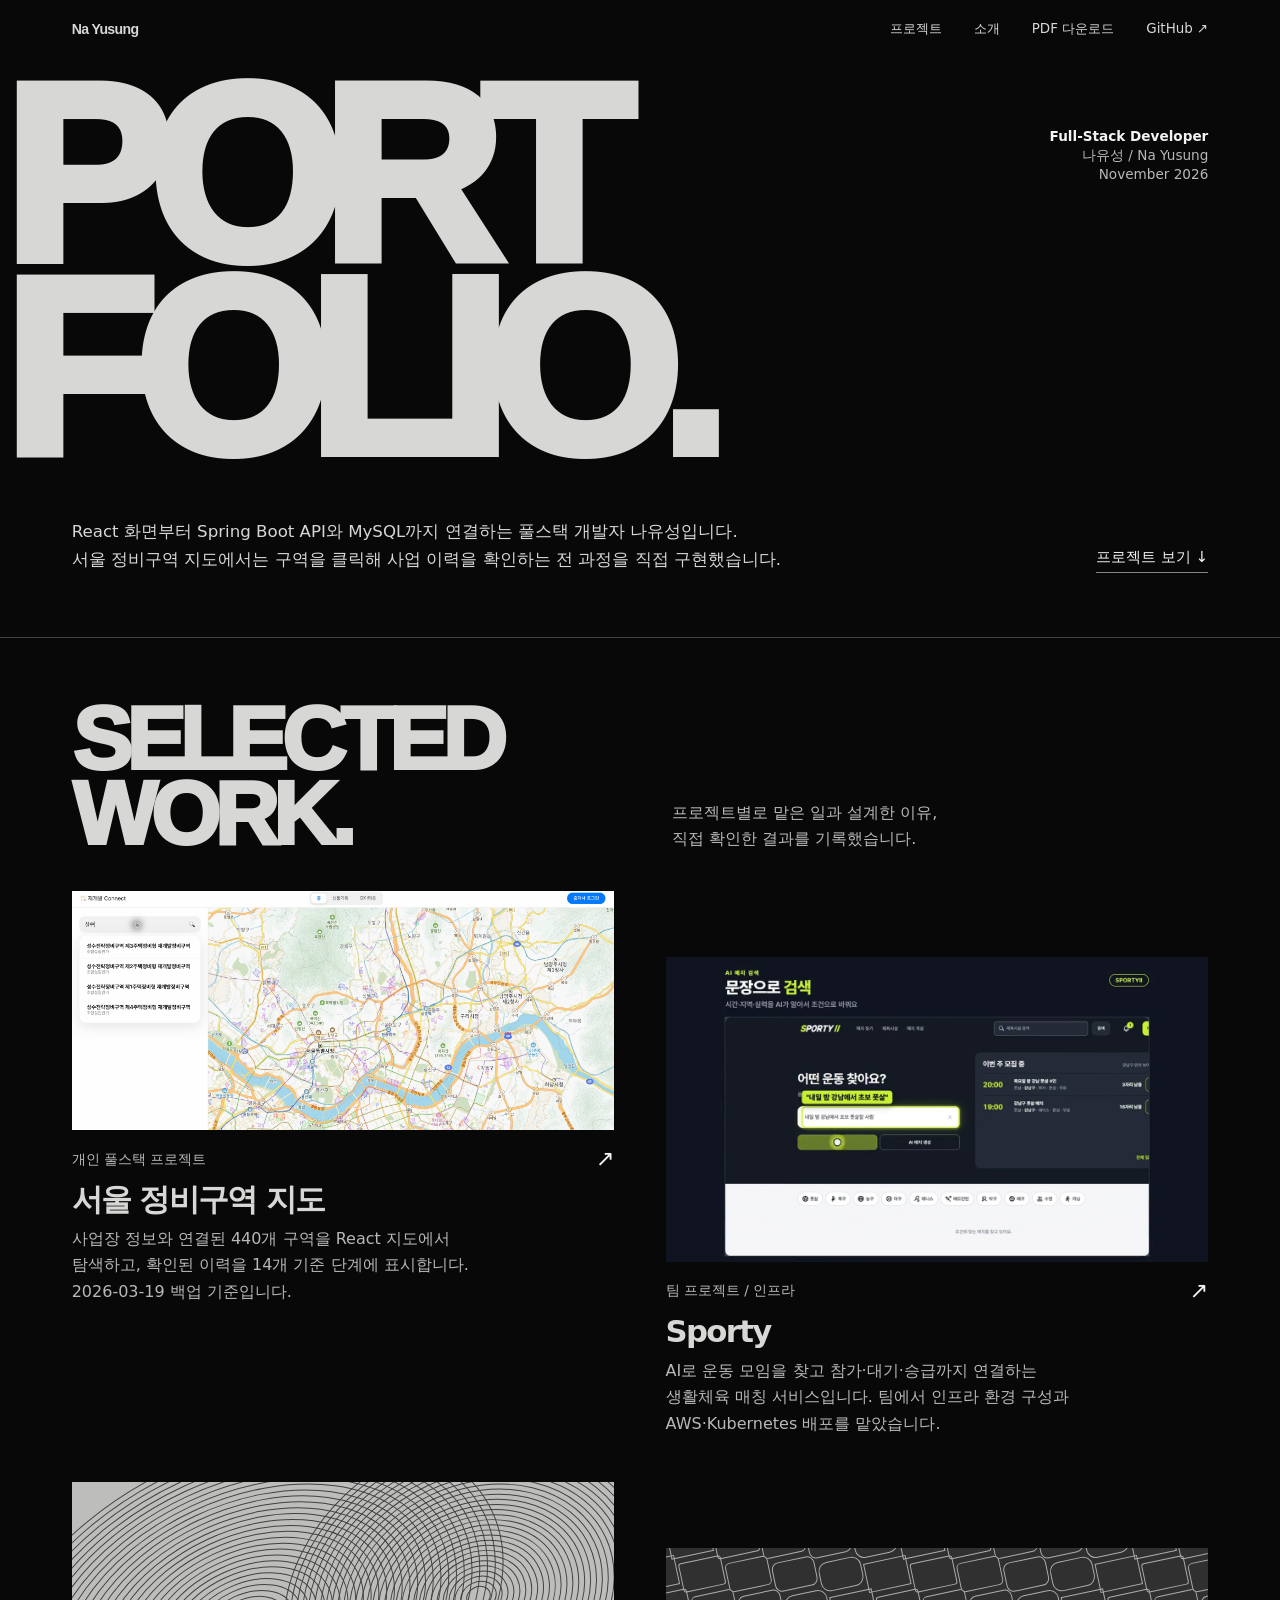
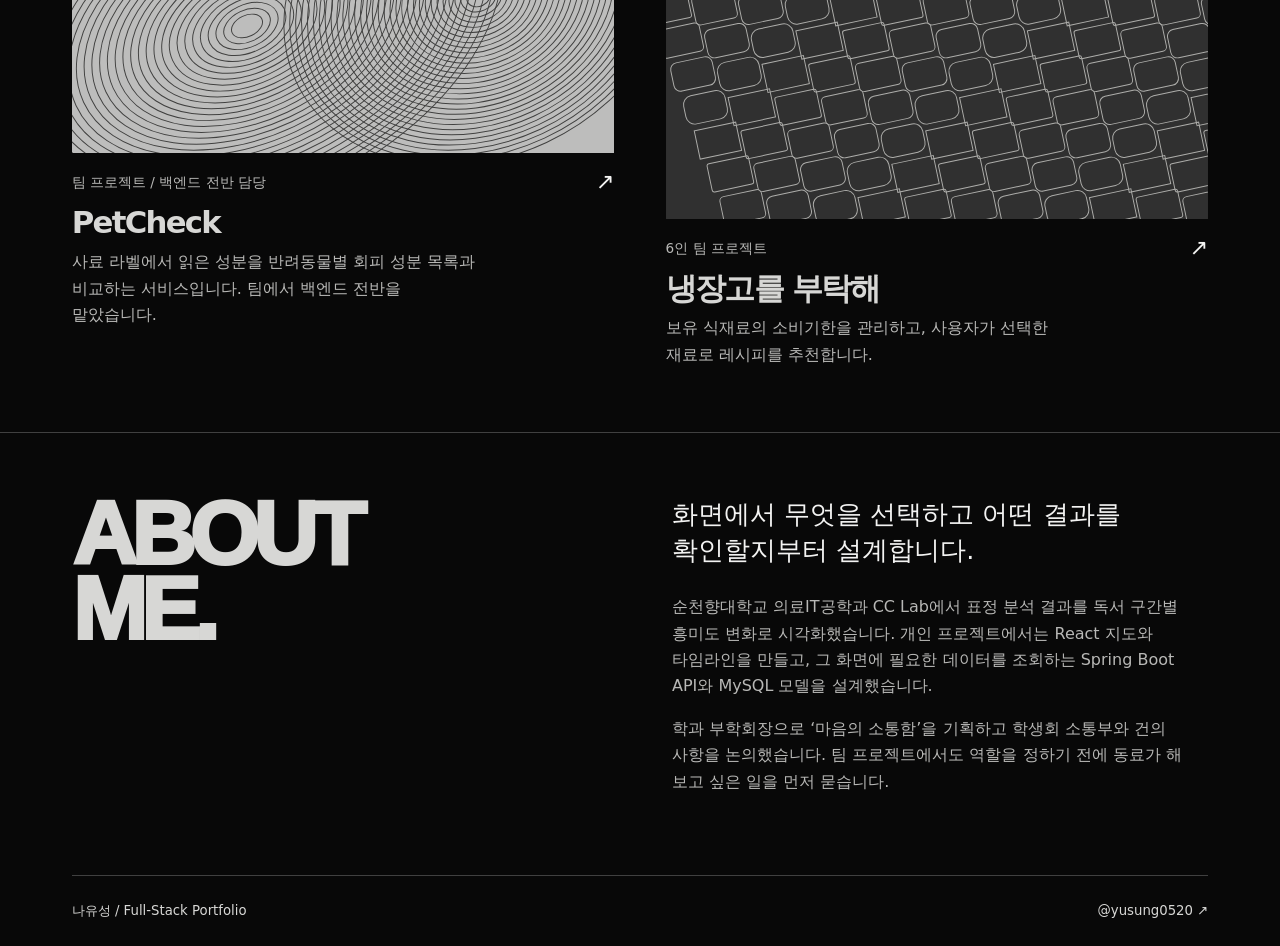
<file: docs/index.html>
<!doctype html>
<html lang="ko"><head><meta charset="utf-8"><meta name="viewport" content="width=device-width,initial-scale=1"><meta name="theme-color" content="#080808"><meta name="description" content="나유성의 풀스택 개발 포트폴리오. React 지도와 Spring Boot API, MySQL 데이터가 화면에서 어떻게 연결되는지 소개합니다."><title>풀스택 개발 포트폴리오 | 나유성</title><link rel="stylesheet" href="portfolio.css"><script src="media.js" defer></script></head><body><a class="skip" href="#main">본문으로</a><header class="top"><a class="brand" href="index.html">Na Yusung</a><nav aria-label="주 메뉴"><a href="index.html#work">프로젝트</a><a href="index.html#about">소개</a><a href="Na_Yusung_Fullstack_Portfolio.pdf" download>PDF 다운로드</a><a href="https://github.com/yusung0520">GitHub ↗</a></nav></header><main id="main"><section class="cover" aria-labelledby="cover-title"><div class="mast"><h1 class="huge" id="cover-title" aria-label="Portfolio."><span>PORT</span><span>FOLIO.</span></h1><div class="folio-note"><strong>Full-Stack Developer</strong><span>나유성 / Na Yusung</span><span>November 2026</span></div></div>
<div class="cover-foot"><p>React 화면부터 Spring Boot API와 MySQL까지 연결하는 풀스택 개발자 나유성입니다.<br>서울 정비구역 지도에서는 구역을 클릭해 사업 이력을 확인하는 전 과정을 직접 구현했습니다.</p><a class="jump" href="#work">프로젝트 보기 ↓</a></div></section>
<div id="projects"></div><section class="work section" id="work"><div class="section-heading"><h2 class="display">Selected<br>work.</h2><p>프로젝트별로 맡은 일과 설계한 이유,<br>직접 확인한 결과를 기록했습니다.</p></div><div class="works"><a class="tile" href="redevelopment.html"><div class="poster real-screen"><img alt="성수 검색 결과와 구역 경계가 표시된 실제 지도 화면" src="media/redevelopment-search.webp" width="2048" height="904" loading="lazy"></div><div class="tile-meta"><span>개인 풀스택 프로젝트</span><span aria-hidden="true">↗</span></div><h3>서울 정비구역 지도</h3><p>사업장 정보와 연결된 440개 구역을 React 지도에서 탐색하고, 확인된 이력을 14개 기준 단계에 표시합니다. 2026-03-19 백업 기준입니다.</p></a><a class="tile" href="sporty.html"><div class="poster sporty-poster"><img alt="Sporty의 자연어 기반 매치 검색 화면" src="media/sporty-service.webp" width="1280" height="720" loading="lazy"></div><div class="tile-meta"><span>팀 프로젝트 / 인프라</span><span aria-hidden="true">↗</span></div><h3>Sporty</h3><p>AI로 운동 모임을 찾고 참가·대기·승급까지 연결하는 생활체육 매칭 서비스입니다. 팀에서 인프라 환경 구성과 AWS·Kubernetes 배포를 맡았습니다.</p></a><a class="tile" href="petcheck.html"><div class="poster"><img alt="" src="art/ingredients.svg" width="960" height="540"></div><div class="tile-meta"><span>팀 프로젝트 / 백엔드 전반 담당</span><span aria-hidden="true">↗</span></div><h3>PetCheck</h3><p>사료 라벨에서 읽은 성분을 반려동물별 회피 성분 목록과 비교하는 서비스입니다. 팀에서 백엔드 전반을 맡았습니다.</p></a><a class="tile" href="fridge.html"><div class="poster"><img alt="" src="art/dates.svg" width="960" height="540"></div><div class="tile-meta"><span>6인 팀 프로젝트</span><span aria-hidden="true">↗</span></div><h3>냉장고를 부탁해</h3><p>보유 식재료의 소비기한을 관리하고, 사용자가 선택한 재료로 레시피를 추천합니다.</p></a></div></section><section id="about" class="section about"><h2 class="display">About<br>me.</h2><div><p class="personal">화면에서 무엇을 선택하고 어떤 결과를 확인할지부터 설계합니다.</p><p>순천향대학교 의료IT공학과 CC Lab에서 표정 분석 결과를 독서 구간별 흥미도 변화로 시각화했습니다. 개인 프로젝트에서는 React 지도와 타임라인을 만들고, 그 화면에 필요한 데이터를 조회하는 Spring Boot API와 MySQL 모델을 설계했습니다.</p><p>학과 부학회장으로 ‘마음의 소통함’을 기획하고 학생회 소통부와 건의 사항을 논의했습니다. 팀 프로젝트에서도 역할을 정하기 전에 동료가 해 보고 싶은 일을 먼저 묻습니다.</p></div></section></main><footer><a href="index.html">나유성 / Full-Stack Portfolio</a><a href="https://github.com/yusung0520">@yusung0520 ↗</a></footer></body></html>
</file>
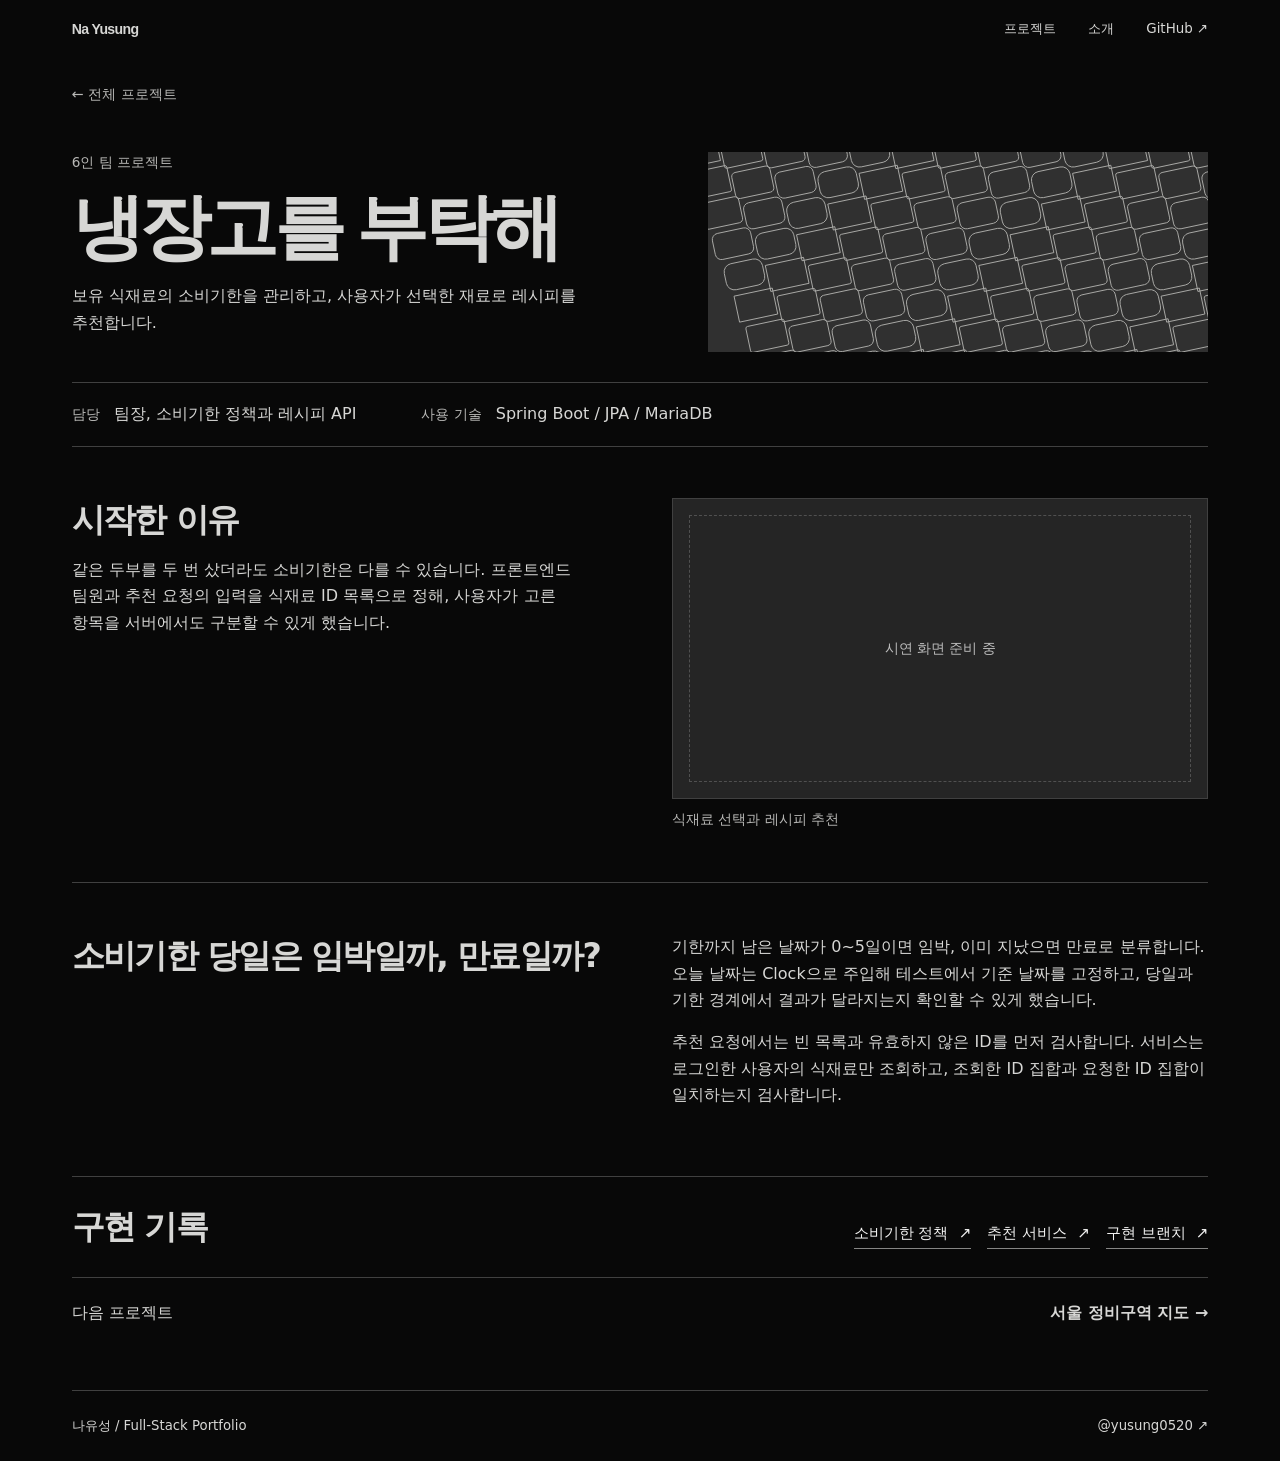
<file: docs/fridge.html>
<!doctype html>
<html lang="ko"><head><meta charset="utf-8"><meta name="viewport" content="width=device-width,initial-scale=1"><meta name="theme-color" content="#080808"><meta name="description" content="나유성의 풀스택 개발 포트폴리오. React 지도와 Spring Boot API, MySQL 데이터가 화면에서 어떻게 연결되는지 소개합니다."><title>냉장고를 부탁해 | 나유성</title><link rel="stylesheet" href="portfolio.css"><script src="media.js" defer></script></head><body><a class="skip" href="#main">본문으로</a><header class="top"><a class="brand" href="index.html">Na Yusung</a><nav aria-label="주 메뉴"><a href="index.html#work">프로젝트</a><a href="index.html#about">소개</a><a href="https://github.com/yusung0520">GitHub ↗</a></nav></header><main id="main"><article class="case"><a class="return" href="index.html#work">← 전체 프로젝트</a><header class="case-title"><div><p class="eyebrow">6인 팀 프로젝트</p><h1>냉장고를 부탁해</h1><p class="subtitle">보유 식재료의 소비기한을 관리하고, 사용자가 선택한 재료로 레시피를 추천합니다.</p></div><div class="poster"><img alt="" src="art/dates.svg" width="960" height="540"></div></header><dl class="facts"><div><dt>담당</dt><dd>팀장, 소비기한 정책과 레시피 API</dd></div><div><dt>사용 기술</dt><dd>Spring Boot / JPA / MariaDB</dd></div></dl><section class="origin"><div><h2>시작한 이유</h2><p>같은 두부를 두 번 샀더라도 소비기한은 다를 수 있습니다. 프론트엔드 팀원과 추천 요청의 입력을 식재료 ID 목록으로 정해, 사용자가 고른 항목을 서버에서도 구분할 수 있게 했습니다.</p></div><figure class="media" data-project="fridge"><div class="viewport"><span class="corners" aria-hidden="true"></span><span class="reserve">시연 화면 준비 중</span></div><figcaption>식재료 선택과 레시피 추천</figcaption></figure></section><section class="reason"><h2>소비기한 당일은 임박일까, 만료일까?</h2><div><p>기한까지 남은 날짜가 0~5일이면 임박, 이미 지났으면 만료로 분류합니다. 오늘 날짜는 Clock으로 주입해 테스트에서 기준 날짜를 고정하고, 당일과 기한 경계에서 결과가 달라지는지 확인할 수 있게 했습니다.</p><p>추천 요청에서는 빈 목록과 유효하지 않은 ID를 먼저 검사합니다. 서비스는 로그인한 사용자의 식재료만 조회하고, 조회한 ID 집합과 요청한 ID 집합이 일치하는지 검사합니다.</p></div></section><section class="links"><h2>구현 기록</h2><div><a class="arrowlink" href="https://github.com/amInspireCamp6th-miniProject/server/blob/develop/src/main/java/com/example/server/ingredient/domain/ExpirationPolicy.java">소비기한 정책<span aria-hidden="true">↗</span></a><a class="arrowlink" href="https://github.com/amInspireCamp6th-miniProject/server/blob/develop/src/main/java/com/example/server/recipe/service/RecipeRecommendationService.java">추천 서비스<span aria-hidden="true">↗</span></a><a class="arrowlink" href="https://github.com/amInspireCamp6th-miniProject/server/tree/develop">구현 브랜치<span aria-hidden="true">↗</span></a></div></section><a class="next" href="redevelopment.html"><span>다음 프로젝트</span><strong>서울 정비구역 지도 →</strong></a></article></main><footer><a href="index.html">나유성 / Full-Stack Portfolio</a><a href="https://github.com/yusung0520">@yusung0520 ↗</a></footer></body></html>
</file>
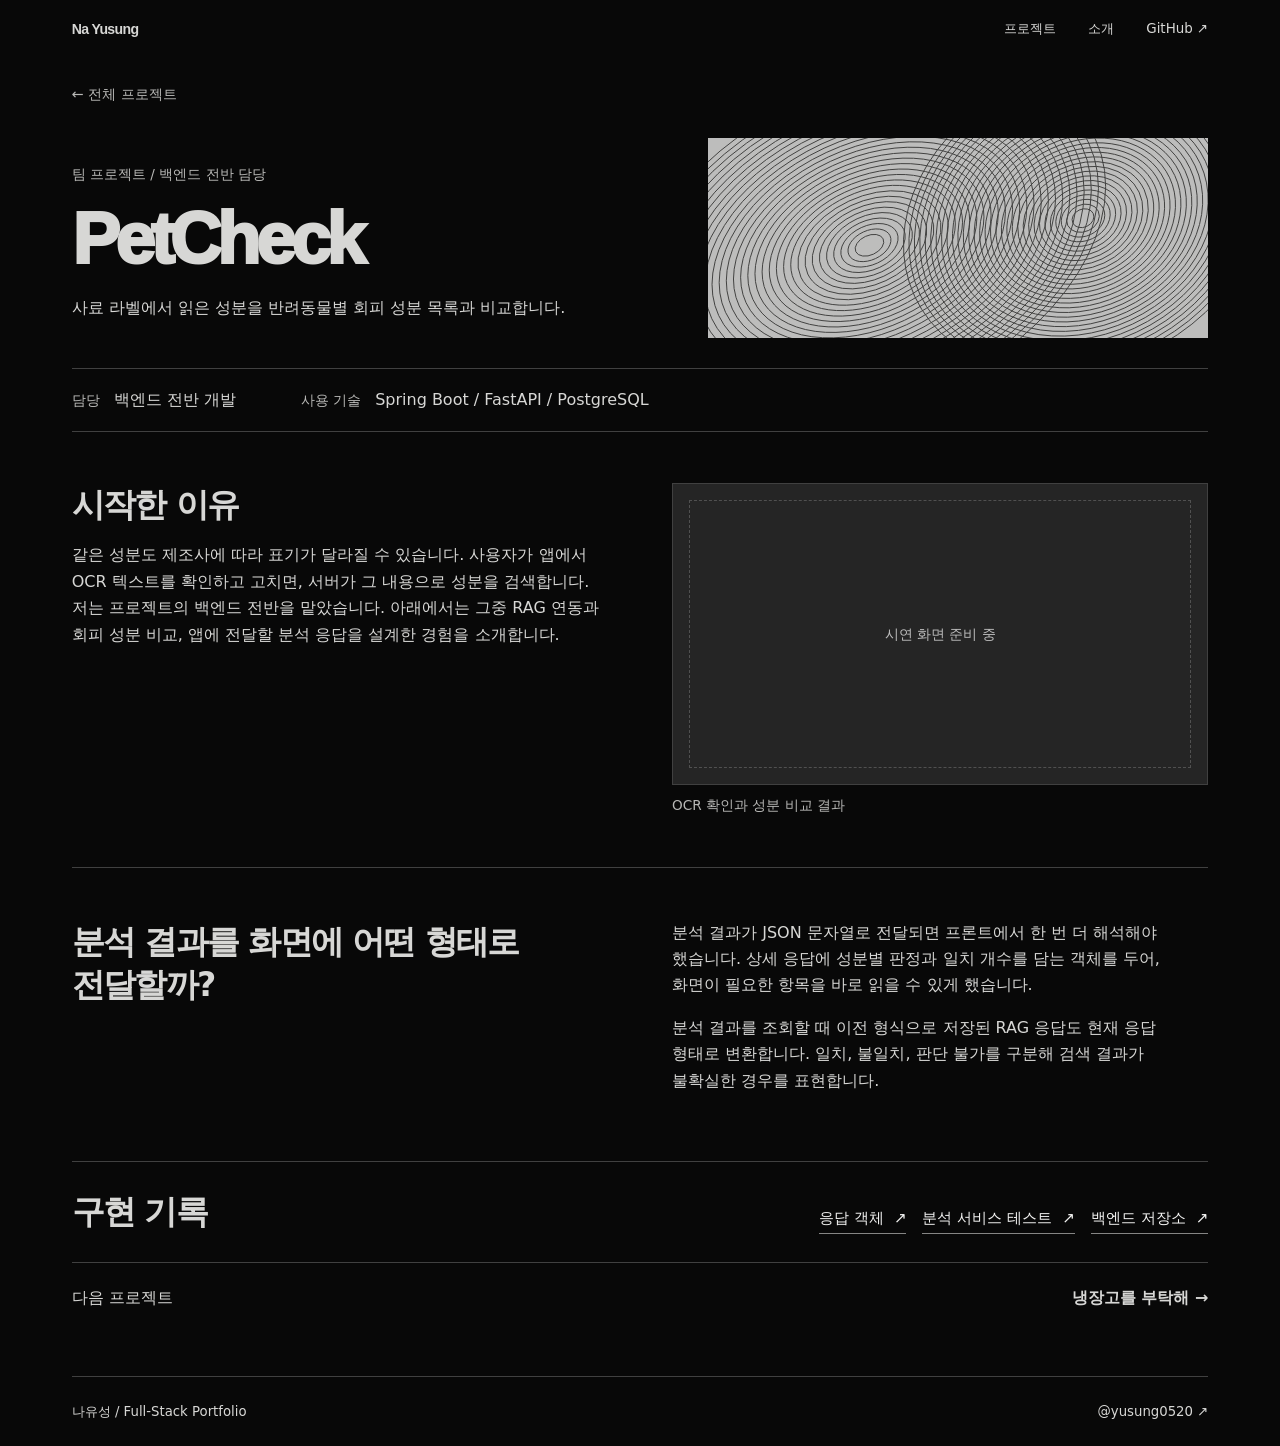
<file: docs/petcheck.html>
<!doctype html>
<html lang="ko"><head><meta charset="utf-8"><meta name="viewport" content="width=device-width,initial-scale=1"><meta name="theme-color" content="#080808"><meta name="description" content="나유성의 풀스택 개발 포트폴리오. React 지도와 Spring Boot API, MySQL 데이터가 화면에서 어떻게 연결되는지 소개합니다."><title>PetCheck | 나유성</title><link rel="stylesheet" href="portfolio.css"><script src="media.js" defer></script></head><body><a class="skip" href="#main">본문으로</a><header class="top"><a class="brand" href="index.html">Na Yusung</a><nav aria-label="주 메뉴"><a href="index.html#work">프로젝트</a><a href="index.html#about">소개</a><a href="https://github.com/yusung0520">GitHub ↗</a></nav></header><main id="main"><article class="case"><a class="return" href="index.html#work">← 전체 프로젝트</a><header class="case-title"><div><p class="eyebrow">팀 프로젝트 / 백엔드 전반 담당</p><h1>PetCheck</h1><p class="subtitle">사료 라벨에서 읽은 성분을 반려동물별 회피 성분 목록과 비교합니다.</p></div><div class="poster"><img alt="" src="art/ingredients.svg" width="960" height="540"></div></header><dl class="facts"><div><dt>담당</dt><dd>백엔드 전반 개발</dd></div><div><dt>사용 기술</dt><dd>Spring Boot / FastAPI / PostgreSQL</dd></div></dl><section class="origin"><div><h2>시작한 이유</h2><p>같은 성분도 제조사에 따라 표기가 달라질 수 있습니다. 사용자가 앱에서 OCR 텍스트를 확인하고 고치면, 서버가 그 내용으로 성분을 검색합니다. 저는 프로젝트의 백엔드 전반을 맡았습니다. 아래에서는 그중 RAG 연동과 회피 성분 비교, 앱에 전달할 분석 응답을 설계한 경험을 소개합니다.</p></div><figure class="media" data-project="petcheck"><div class="viewport"><span class="corners" aria-hidden="true"></span><span class="reserve">시연 화면 준비 중</span></div><figcaption>OCR 확인과 성분 비교 결과</figcaption></figure></section><section class="reason"><h2>분석 결과를 화면에 어떤 형태로 전달할까?</h2><div><p>분석 결과가 JSON 문자열로 전달되면 프론트에서 한 번 더 해석해야 했습니다. 상세 응답에 성분별 판정과 일치 개수를 담는 객체를 두어, 화면이 필요한 항목을 바로 읽을 수 있게 했습니다.</p><p>분석 결과를 조회할 때 이전 형식으로 저장된 RAG 응답도 현재 응답 형태로 변환합니다. 일치, 불일치, 판단 불가를 구분해 검색 결과가 불확실한 경우를 표현합니다.</p></div></section><section class="links"><h2>구현 기록</h2><div><a class="arrowlink" href="https://github.com/PetCheckTeam/PetCheck-BackEnd/blob/main/src/main/java/com/petcheck/server/domain/analysis/dto/PersonalizedAnalysisResult.java">응답 객체<span aria-hidden="true">↗</span></a><a class="arrowlink" href="https://github.com/PetCheckTeam/PetCheck-BackEnd/blob/main/src/test/java/com/petcheck/server/domain/analysis/service/AnalysisServiceTest.java">분석 서비스 테스트<span aria-hidden="true">↗</span></a><a class="arrowlink" href="https://github.com/PetCheckTeam/PetCheck-BackEnd">백엔드 저장소<span aria-hidden="true">↗</span></a></div></section><a class="next" href="fridge.html"><span>다음 프로젝트</span><strong>냉장고를 부탁해 →</strong></a></article></main><footer><a href="index.html">나유성 / Full-Stack Portfolio</a><a href="https://github.com/yusung0520">@yusung0520 ↗</a></footer></body></html>
</file>
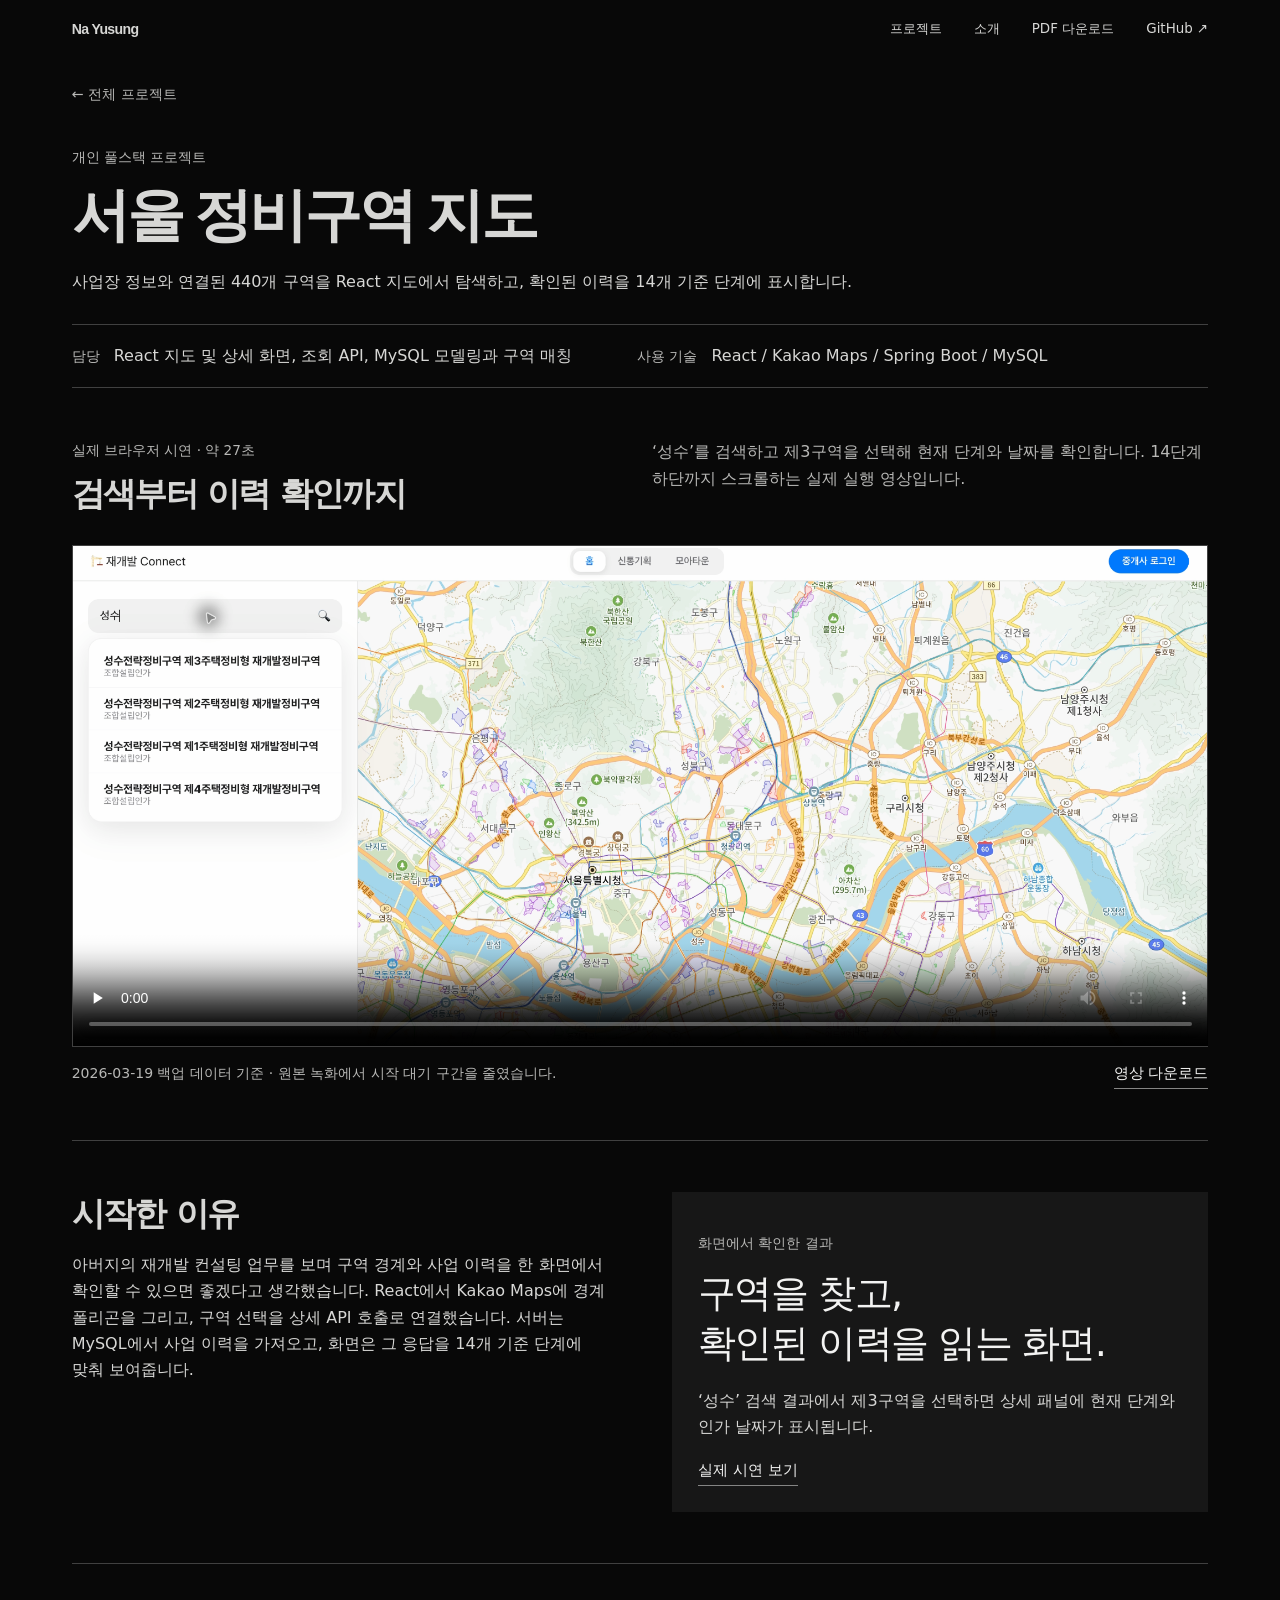
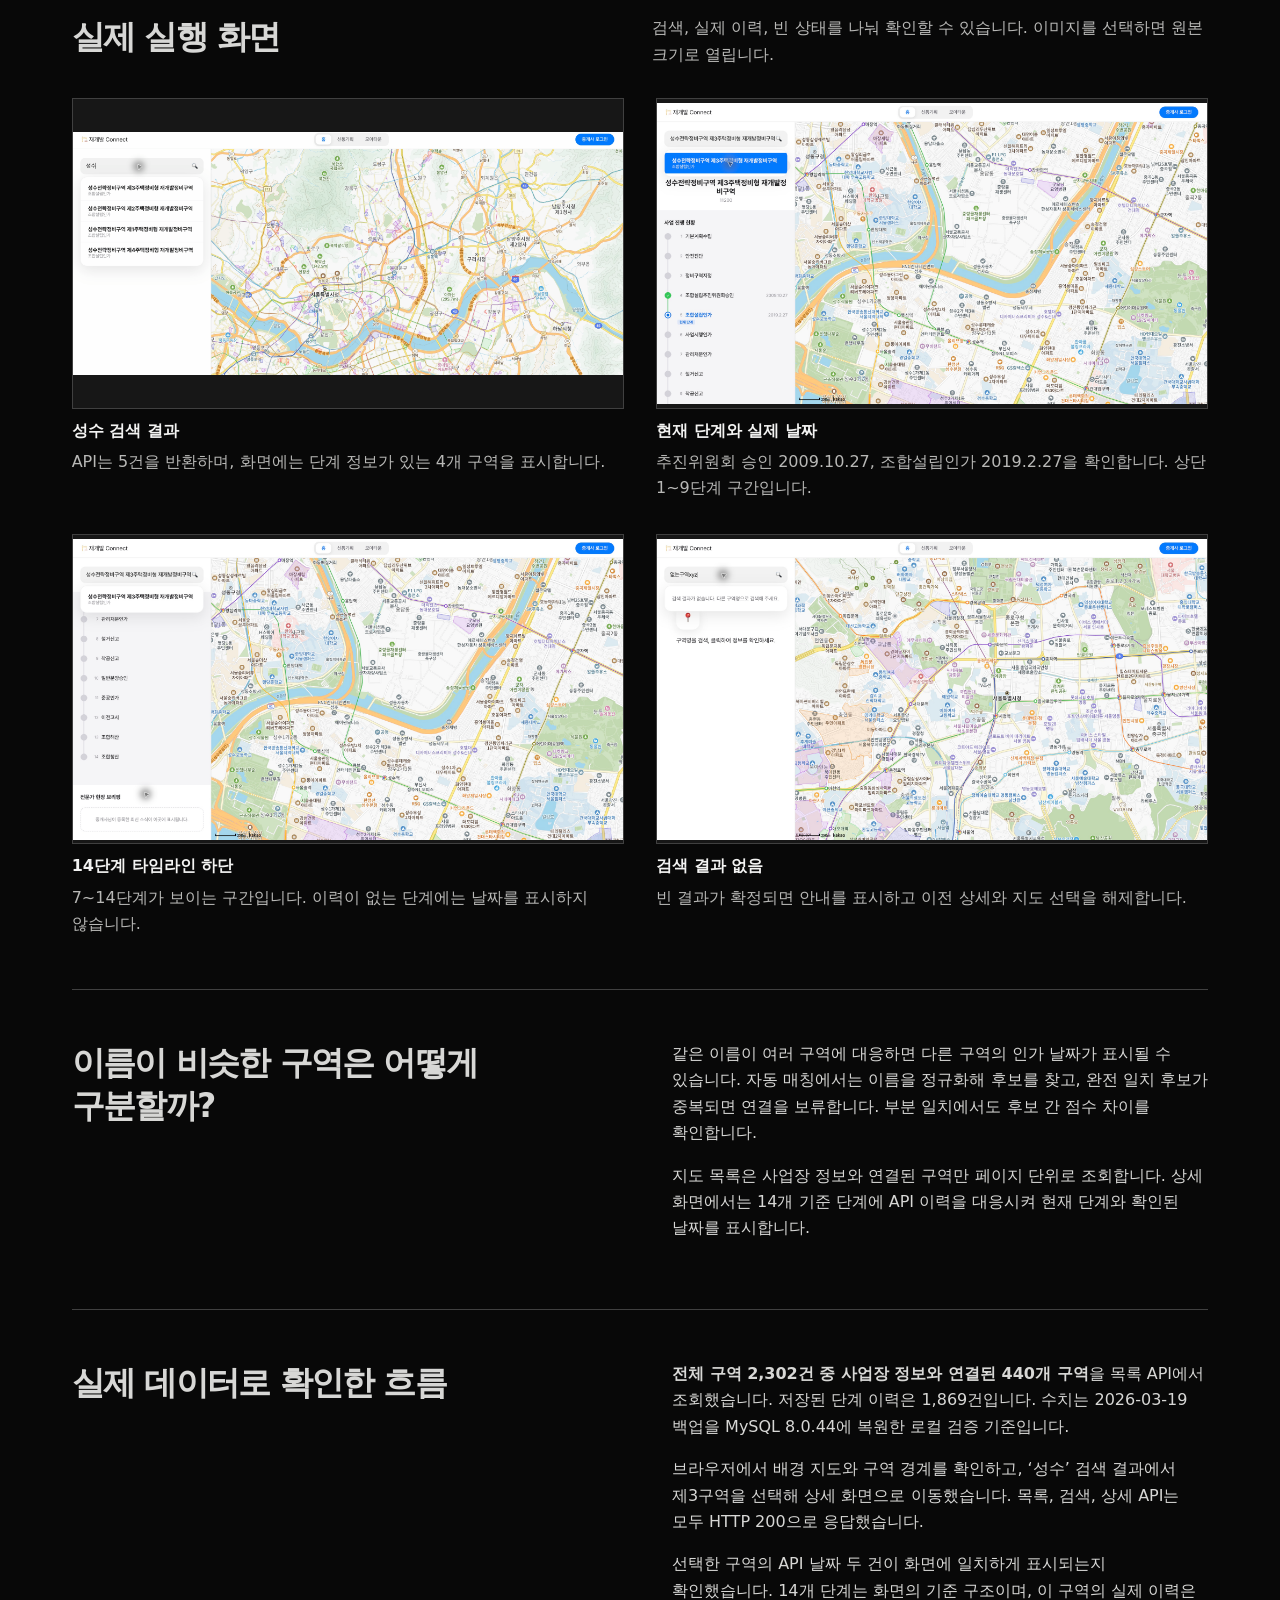
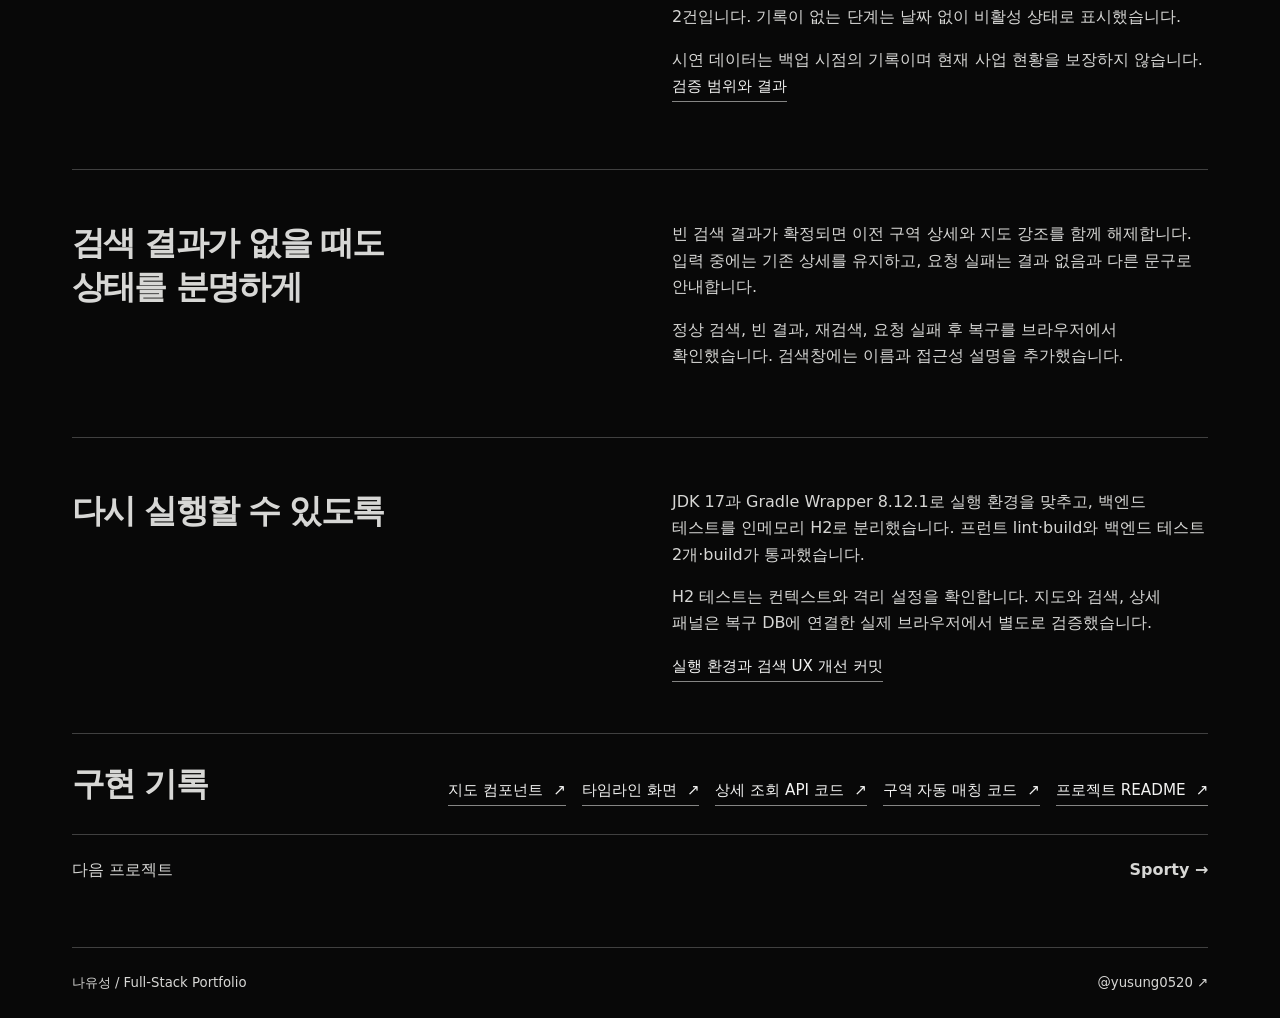
<file: docs/redevelopment.html>
<!DOCTYPE html>

<html lang="ko"><head><meta charset="utf-8"/><meta content="width=device-width,initial-scale=1" name="viewport"/><meta content="#080808" name="theme-color"/><meta content="나유성의 풀스택 개발 포트폴리오. React 지도와 Spring Boot API, MySQL 데이터가 화면에서 어떻게 연결되는지 소개합니다." name="description"/><title>서울 정비구역 지도 | 나유성</title><link href="portfolio.css" rel="stylesheet"/><script defer="" src="media.js"></script></head><body><a class="skip" href="#main">본문으로</a><header class="top"><a class="brand" href="index.html">Na Yusung</a><nav aria-label="주 메뉴"><a href="index.html#work">프로젝트</a><a href="index.html#about">소개</a><a download="" href="Na_Yusung_Fullstack_Portfolio.pdf">PDF 다운로드</a><a href="https://github.com/yusung0520">GitHub ↗</a></nav></header><main id="main"><article class="case"><a class="return" href="index.html#work">← 전체 프로젝트</a><header class="case-title case-title--text"><div><p class="eyebrow">개인 풀스택 프로젝트</p><h1>서울 정비구역 지도</h1><p class="subtitle">사업장 정보와 연결된 440개 구역을 React 지도에서 탐색하고, 확인된 이력을 14개 기준 단계에 표시합니다.</p></div></header><dl class="facts"><div><dt>담당</dt><dd>React 지도 및 상세 화면, 조회 API, MySQL 모델링과 구역 매칭</dd></div><div><dt>사용 기술</dt><dd>React / Kakao Maps / Spring Boot / MySQL</dd></div></dl><section aria-labelledby="demo-title" class="demo-section" id="demo">
<div class="screens-heading"><div><p class="eyebrow">실제 브라우저 시연 · 약 27초</p><h2 id="demo-title">검색부터 이력 확인까지</h2></div><p id="demo-description">‘성수’를 검색하고 제3구역을 선택해 현재 단계와 날짜를 확인합니다. 14단계 하단까지 스크롤하는 실제 실행 영상입니다.</p></div>
<video aria-describedby="demo-description" aria-label="서울 정비구역 지도 실제 시연" class="demo-video" controls="" playsinline="" poster="media/redevelopment-search.webp" preload="none"><source src="media/redevelopment-demo.mp4" type="video/mp4"/><a href="media/redevelopment-demo.mp4">시연 영상 다운로드</a></video>
<div class="demo-footer"><p>2026-03-19 백업 데이터 기준 · 원본 녹화에서 시작 대기 구간을 줄였습니다.</p><a class="arrowlink" download="" href="media/redevelopment-demo.mp4">영상 다운로드</a></div>
</section><section class="origin"><div><h2>시작한 이유</h2><p>아버지의 재개발 컨설팅 업무를 보며 구역 경계와 사업 이력을 한 화면에서 확인할 수 있으면 좋겠다고 생각했습니다. React에서 Kakao Maps에 경계 폴리곤을 그리고, 구역 선택을 상세 API 호출로 연결했습니다. 서버는 MySQL에서 사업 이력을 가져오고, 화면은 그 응답을 14개 기준 단계에 맞춰 보여줍니다.</p></div><div class="project-result"><p class="eyebrow">화면에서 확인한 결과</p><p class="result-statement">구역을 찾고,<br/>확인된 이력을 읽는 화면.</p><p>‘성수’ 검색 결과에서 제3구역을 선택하면 상세 패널에 현재 단계와 인가 날짜가 표시됩니다.</p><a class="arrowlink" href="#demo">실제 시연 보기</a></div></section><section aria-labelledby="screens-title" class="screens" id="screens">
<div class="screens-heading"><h2 id="screens-title">실제 실행 화면</h2><p>검색, 실제 이력, 빈 상태를 나눠 확인할 수 있습니다. 이미지를 선택하면 원본 크기로 열립니다.</p></div>
<div class="screen-gallery screen-gallery--four"><figure class="screenshot"><a aria-label="성수 검색 결과 원본 열기" href="media/redevelopment-search.webp" rel="noopener" target="_blank"><img alt="성수 검색 결과 4개와 서울 지도" height="904" loading="lazy" src="media/redevelopment-search.webp" width="2048"/></a><figcaption><strong>성수 검색 결과</strong><span>API는 5건을 반환하며, 화면에는 단계 정보가 있는 4개 구역을 표시합니다.</span></figcaption></figure><figure class="screenshot"><a aria-label="현재 단계와 실제 날짜 원본 열기" href="media/redevelopment-detail.webp" rel="noopener" target="_blank"><img alt="성수 제3구역의 실제 이력 날짜 두 건과 현재 단계" height="1120" loading="lazy" src="media/redevelopment-detail.webp" width="2048"/></a><figcaption><strong>현재 단계와 실제 날짜</strong><span>추진위원회 승인 2009.10.27, 조합설립인가 2019.2.27을 확인합니다. 상단 1~9단계 구간입니다.</span></figcaption></figure><figure class="screenshot"><a aria-label="14단계 타임라인 하단 원본 열기" href="media/redevelopment-timeline.webp" rel="noopener" target="_blank"><img alt="성수 제3구역의 7~14단계와 비어 있는 현장 브리핑" height="1120" loading="lazy" src="media/redevelopment-timeline.webp" width="2048"/></a><figcaption><strong>14단계 타임라인 하단</strong><span>7~14단계가 보이는 구간입니다. 이력이 없는 단계에는 날짜를 표시하지 않습니다.</span></figcaption></figure><figure class="screenshot"><a aria-label="검색 결과 없음 원본 열기" href="media/redevelopment-empty.webp" rel="noopener" target="_blank"><img alt="검색 결과 없음 안내와 해제된 구역 상세 패널" height="1120" loading="lazy" src="media/redevelopment-empty.webp" width="2048"/></a><figcaption><strong>검색 결과 없음</strong><span>빈 결과가 확정되면 안내를 표시하고 이전 상세와 지도 선택을 해제합니다.</span></figcaption></figure></div></section><section class="reason"><h2>이름이 비슷한 구역은 어떻게 구분할까?</h2><div><p>같은 이름이 여러 구역에 대응하면 다른 구역의 인가 날짜가 표시될 수 있습니다. 자동 매칭에서는 이름을 정규화해 후보를 찾고, 완전 일치 후보가 중복되면 연결을 보류합니다. 부분 일치에서도 후보 간 점수 차이를 확인합니다.</p><p>지도 목록은 사업장 정보와 연결된 구역만 페이지 단위로 조회합니다. 상세 화면에서는 14개 기준 단계에 API 이력을 대응시켜 현재 단계와 확인된 날짜를 표시합니다.</p></div></section><section class="reason"><h2>실제 데이터로 확인한 흐름</h2><div><p><strong>전체 구역 2,302건 중 사업장 정보와 연결된 440개 구역</strong>을 목록 API에서 조회했습니다. 저장된 단계 이력은 1,869건입니다. 수치는 2026-03-19 백업을 MySQL 8.0.44에 복원한 로컬 검증 기준입니다.</p><p>브라우저에서 배경 지도와 구역 경계를 확인하고, ‘성수’ 검색 결과에서 제3구역을 선택해 상세 화면으로 이동했습니다. 목록, 검색, 상세 API는 모두 HTTP 200으로 응답했습니다.</p><p>선택한 구역의 API 날짜 두 건이 화면에 일치하게 표시되는지 확인했습니다. 14개 단계는 화면의 기준 구조이며, 이 구역의 실제 이력은 2건입니다. 기록이 없는 단계는 날짜 없이 비활성 상태로 표시했습니다.</p><p>시연 데이터는 백업 시점의 기록이며 현재 사업 현황을 보장하지 않습니다. <a class="arrowlink" href="https://github.com/yusung0520/yusung0520/blob/main/projects/redevelopment-verification.md">검증 범위와 결과</a></p></div></section><section class="reason"><h2>검색 결과가 없을 때도<br/>상태를 분명하게</h2><div><p>빈 검색 결과가 확정되면 이전 구역 상세와 지도 강조를 함께 해제합니다. 입력 중에는 기존 상세를 유지하고, 요청 실패는 결과 없음과 다른 문구로 안내합니다.</p><p>정상 검색, 빈 결과, 재검색, 요청 실패 후 복구를 브라우저에서 확인했습니다. 검색창에는 이름과 접근성 설명을 추가했습니다.</p></div></section>
<section class="reason"><h2>다시 실행할 수 있도록</h2><div><p>JDK 17과 Gradle Wrapper 8.12.1로 실행 환경을 맞추고, 백엔드 테스트를 인메모리 H2로 분리했습니다. 프런트 lint·build와 백엔드 테스트 2개·build가 통과했습니다.</p><p>H2 테스트는 컨텍스트와 격리 설정을 확인합니다. 지도와 검색, 상세 패널은 복구 DB에 연결한 실제 브라우저에서 별도로 검증했습니다.</p><a class="arrowlink" href="https://github.com/yusung0520/real-estate-redevelopment-platform/commit/b01e63166c0765241387d137081cfef448154c72">실행 환경과 검색 UX 개선 커밋</a></div></section><section class="links"><h2>구현 기록</h2><div><a class="arrowlink" href="https://github.com/yusung0520/real-estate-redevelopment-platform/blob/main/frontend/src/components/KakaoMap.jsx">지도 컴포넌트<span aria-hidden="true">↗</span></a><a class="arrowlink" href="https://github.com/yusung0520/real-estate-redevelopment-platform/blob/main/frontend/src/pages/AreaDetailPage.jsx">타임라인 화면<span aria-hidden="true">↗</span></a><a class="arrowlink" href="https://github.com/yusung0520/real-estate-redevelopment-platform/blob/main/backend/Real_estate_backend/src/main/java/com/yusung/realestateapi/backend/area/application/AreaQueryService.java">상세 조회 API 코드<span aria-hidden="true">↗</span></a><a class="arrowlink" href="https://github.com/yusung0520/real-estate-redevelopment-platform/blob/main/backend/Real_estate_backend/src/main/java/com/yusung/realestateapi/backend/integration/cleanup/application/CleanupCafeAreaAutoMatchService.java">구역 자동 매칭 코드<span aria-hidden="true">↗</span></a><a class="arrowlink" href="https://github.com/yusung0520/real-estate-redevelopment-platform">프로젝트 README<span aria-hidden="true">↗</span></a></div></section><a class="next" href="sporty.html"><span>다음 프로젝트</span><strong>Sporty →</strong></a></article></main><footer><a href="index.html">나유성 / Full-Stack Portfolio</a><a href="https://github.com/yusung0520">@yusung0520 ↗</a></footer></body></html>
</file>
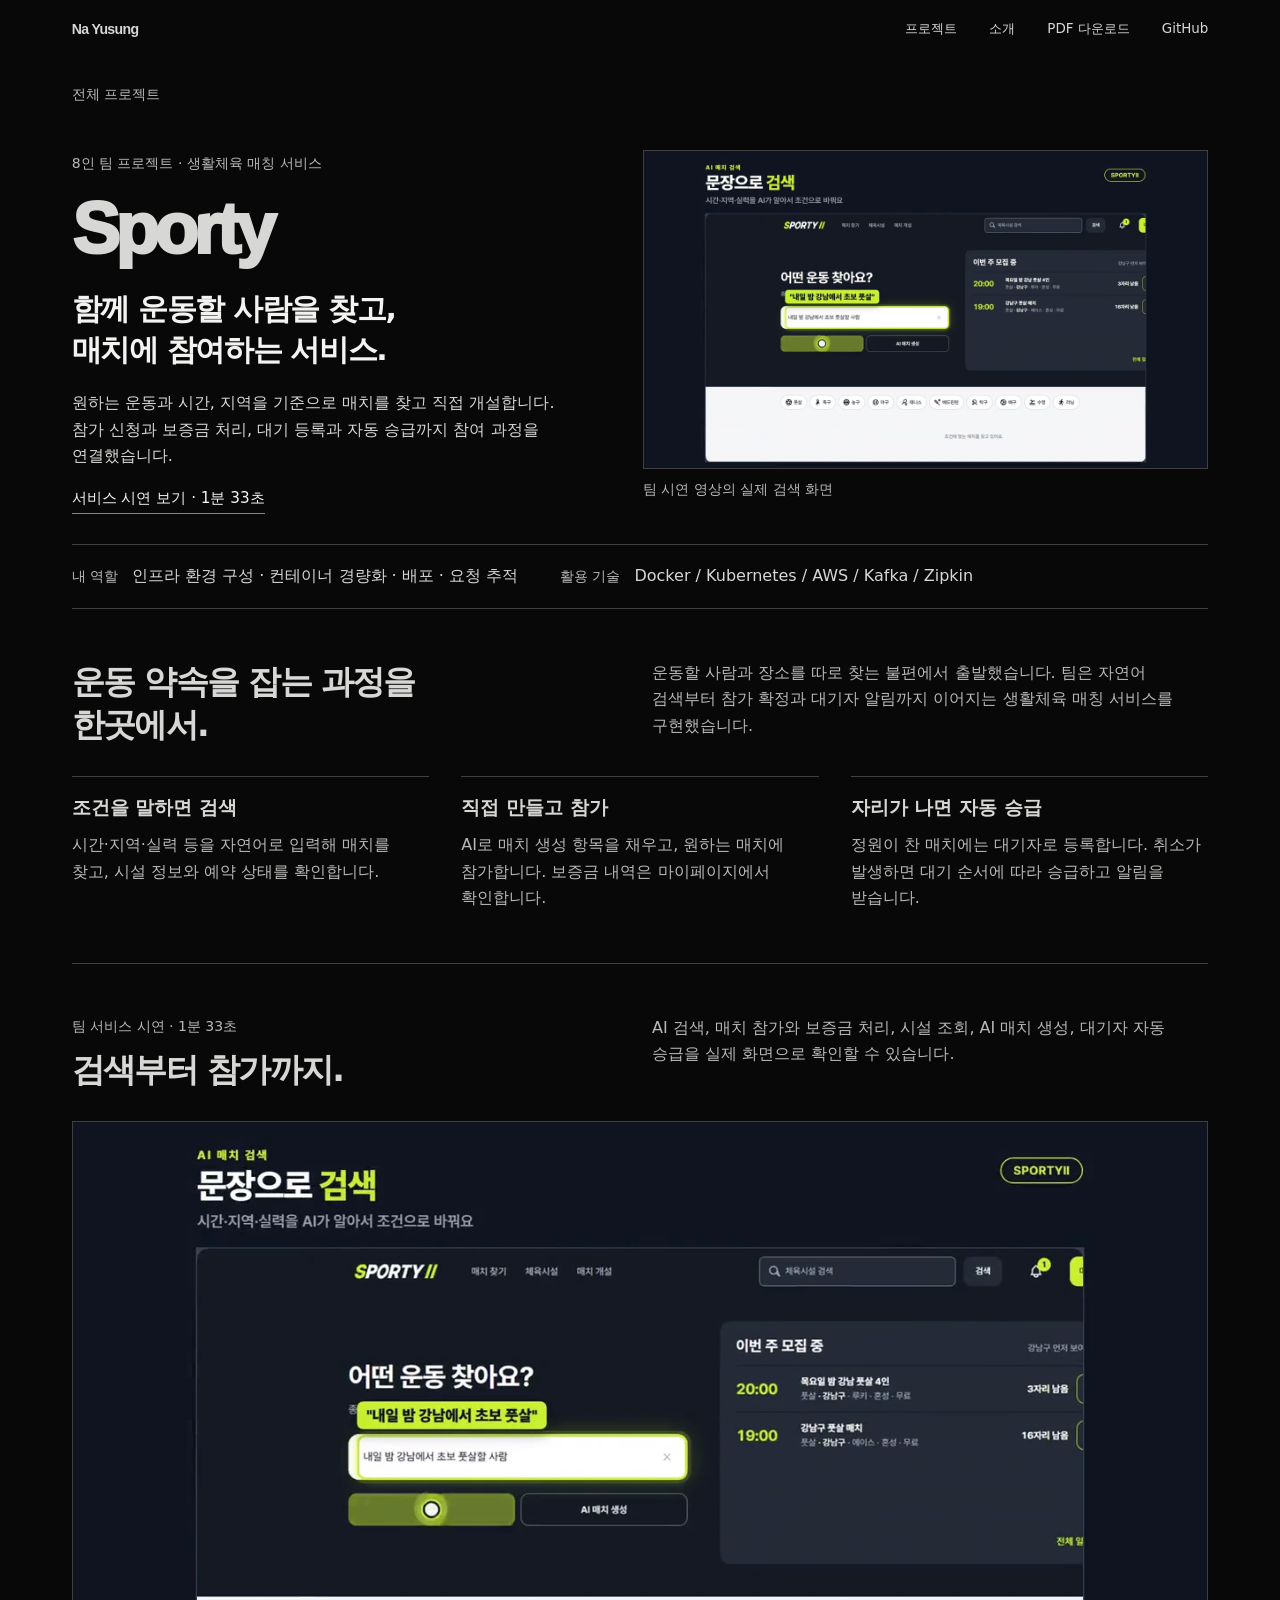
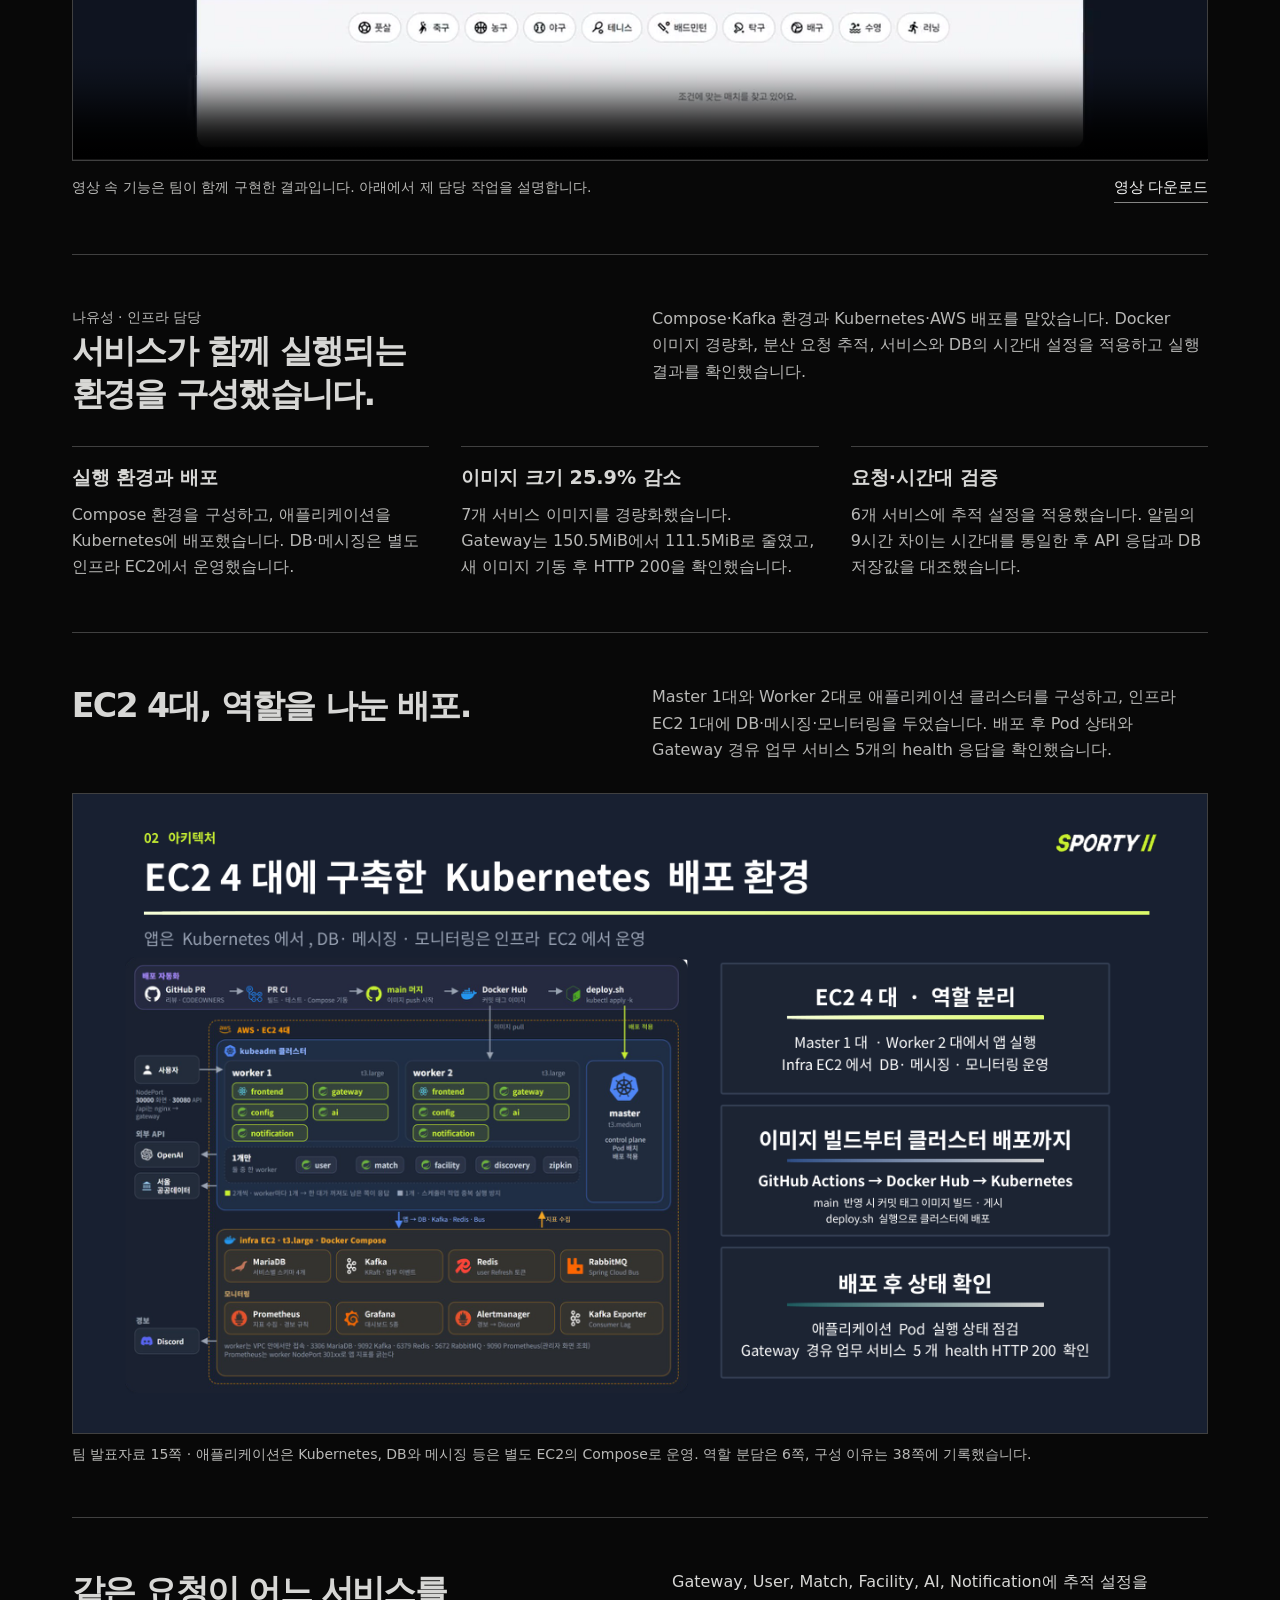
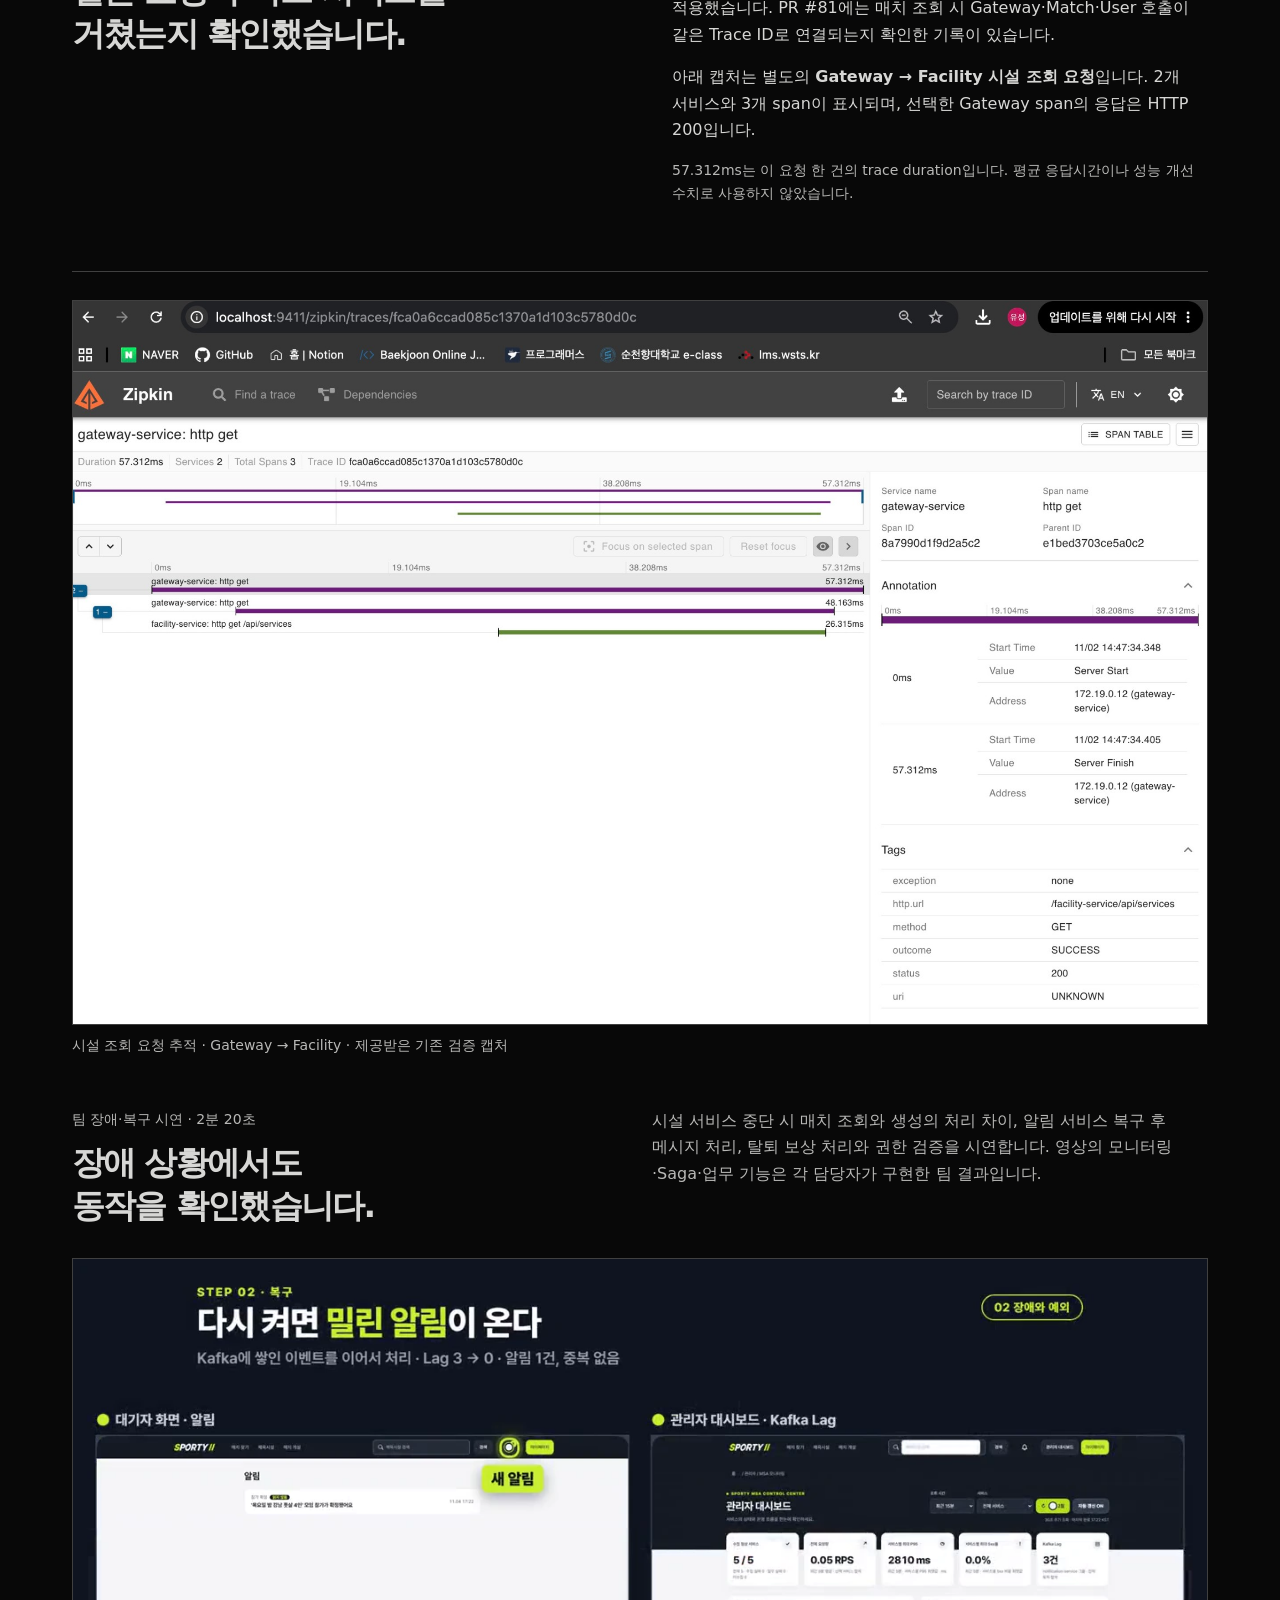
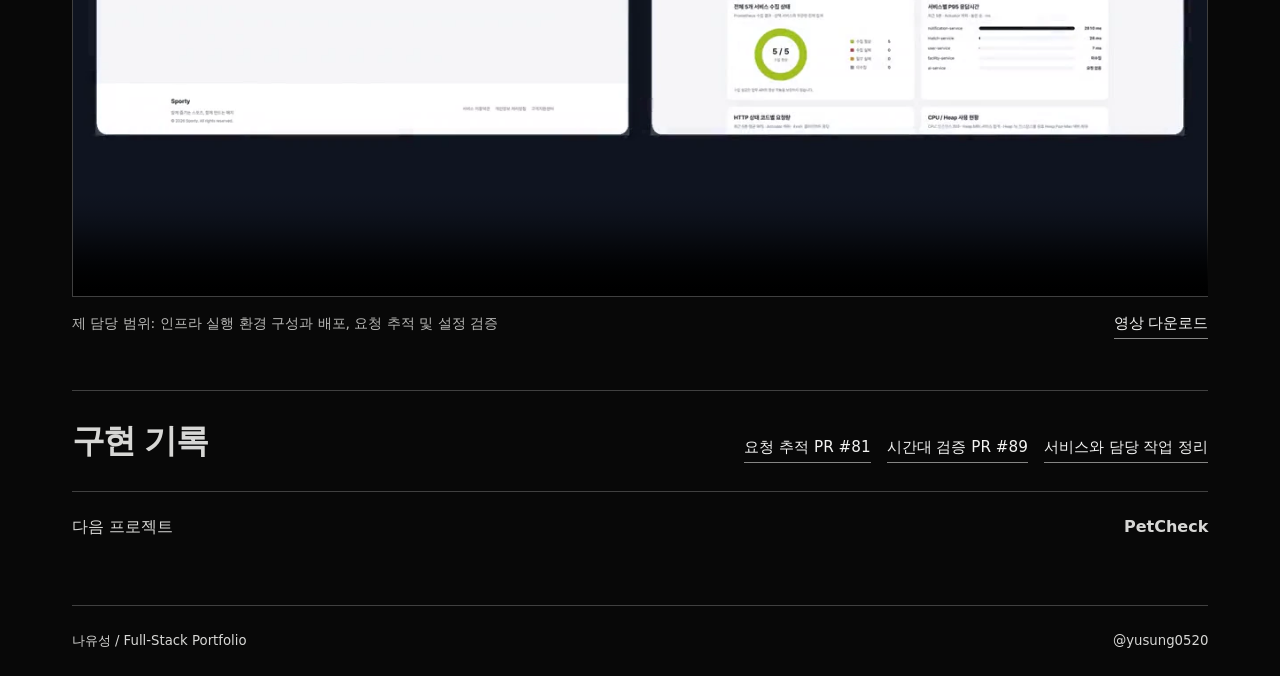
<file: docs/sporty.html>
<!doctype html>
<html lang="ko">
<head><meta charset="utf-8"><meta name="viewport" content="width=device-width,initial-scale=1"><meta name="theme-color" content="#080808"><meta name="description" content="생활체육 매칭 서비스 Sporty. AI 검색과 매치 참가부터 대기자 승급까지의 서비스 흐름과 나유성이 맡은 인프라·배포 작업을 소개합니다."><title>Sporty | 나유성</title><link rel="stylesheet" href="portfolio.css"></head>
<body class="sporty-page"><a class="skip" href="#main">본문으로</a>
<header class="top"><a class="brand" href="index.html">Na Yusung</a><nav aria-label="주 메뉴"><a href="index.html#work">프로젝트</a><a href="index.html#about">소개</a><a href="Na_Yusung_Fullstack_Portfolio.pdf" download>PDF 다운로드</a><a href="https://github.com/yusung0520">GitHub</a></nav></header>
<main id="main"><article class="case">
<a class="return" href="index.html#work">전체 프로젝트</a>
<header class="case-title sporty-hero"><div><p class="eyebrow">8인 팀 프로젝트 · 생활체육 매칭 서비스</p><h1>Sporty</h1><p class="sporty-tagline">함께 운동할 사람을 찾고,<br>매치에 참여하는 서비스.</p><p class="subtitle">원하는 운동과 시간, 지역을 기준으로 매치를 찾고 직접 개설합니다. 참가 신청과 보증금 처리, 대기 등록과 자동 승급까지 참여 과정을 연결했습니다.</p><a class="arrowlink" href="#service-demo">서비스 시연 보기 · 1분 33초</a></div><figure class="sporty-hero-screen"><img src="media/sporty-service.webp" width="1280" height="720" alt="Sporty에서 자연어로 운동 조건을 입력하는 AI 매치 검색 화면"><figcaption>팀 시연 영상의 실제 검색 화면</figcaption></figure></header>
<dl class="facts"><div><dt>내 역할</dt><dd>인프라 환경 구성 · 컨테이너 경량화 · 배포 · 요청 추적</dd></div><div><dt>활용 기술</dt><dd>Docker / Kubernetes / AWS / Kafka / Zipkin</dd></div></dl>

<section class="sporty-section" aria-labelledby="service-title"><div class="screens-heading"><h2 id="service-title">운동 약속을 잡는 과정을<br>한곳에서.</h2><p>운동할 사람과 장소를 따로 찾는 불편에서 출발했습니다. 팀은 자연어 검색부터 참가 확정과 대기자 알림까지 이어지는 생활체육 매칭 서비스를 구현했습니다.</p></div><div class="sporty-features"><div><h3>조건을 말하면 검색</h3><p>시간·지역·실력 등을 자연어로 입력해 매치를 찾고, 시설 정보와 예약 상태를 확인합니다.</p></div><div><h3>직접 만들고 참가</h3><p>AI로 매치 생성 항목을 채우고, 원하는 매치에 참가합니다. 보증금 내역은 마이페이지에서 확인합니다.</p></div><div><h3>자리가 나면 자동 승급</h3><p>정원이 찬 매치에는 대기자로 등록합니다. 취소가 발생하면 대기 순서에 따라 승급하고 알림을 받습니다.</p></div></div></section>

<section class="demo-section" id="service-demo" aria-labelledby="demo-title"><div class="screens-heading"><div><p class="eyebrow">팀 서비스 시연 · 1분 33초</p><h2 id="demo-title">검색부터 참가까지.</h2></div><p>AI 검색, 매치 참가와 보증금 처리, 시설 조회, AI 매치 생성, 대기자 자동 승급을 실제 화면으로 확인할 수 있습니다.</p></div><video class="demo-video sporty-video" controls playsinline preload="metadata" poster="media/sporty-service.webp" aria-label="Sporty 팀 서비스 시연 영상"><source src="media/sporty-service-demo.mp4" type="video/mp4"><a href="media/sporty-service-demo.mp4">서비스 시연 영상 열기</a></video><div class="demo-footer"><p>영상 속 기능은 팀이 함께 구현한 결과입니다. 아래에서 제 담당 작업을 설명합니다.</p><a class="arrowlink" href="media/sporty-service-demo.mp4" download>영상 다운로드</a></div></section>

<section class="sporty-section" aria-labelledby="role-title"><div class="screens-heading"><div><p class="eyebrow">나유성 · 인프라 담당</p><h2 id="role-title">서비스가 함께 실행되는<br>환경을 구성했습니다.</h2></div><p>Compose·Kafka 환경과 Kubernetes·AWS 배포를 맡았습니다. Docker 이미지 경량화, 분산 요청 추적, 서비스와 DB의 시간대 설정을 적용하고 실행 결과를 확인했습니다.</p></div><div class="sporty-features"><div><h3>실행 환경과 배포</h3><p>Compose 환경을 구성하고, 애플리케이션을 Kubernetes에 배포했습니다. DB·메시징은 별도 인프라 EC2에서 운영했습니다.</p></div><div><h3>이미지 크기 25.9% 감소</h3><p>7개 서비스 이미지를 경량화했습니다. Gateway는 150.5MiB에서 111.5MiB로 줄였고, 새 이미지 기동 후 HTTP 200을 확인했습니다.</p></div><div><h3>요청·시간대 검증</h3><p>6개 서비스에 추적 설정을 적용했습니다. 알림의 9시간 차이는 시간대를 통일한 후 API 응답과 DB 저장값을 대조했습니다.</p></div></div></section>

<section class="sporty-section" aria-labelledby="deploy-title"><div class="screens-heading"><h2 id="deploy-title">EC2 4대, 역할을 나눈 배포.</h2><p>Master 1대와 Worker 2대로 애플리케이션 클러스터를 구성하고, 인프라 EC2 1대에 DB·메시징·모니터링을 두었습니다. 배포 후 Pod 상태와 Gateway 경유 업무 서비스 5개의 health 응답을 확인했습니다.</p></div><figure class="screenshot"><a href="media/sporty-deployment.png" aria-label="Sporty 배포 구성 슬라이드 원본 보기"><img src="media/sporty-deployment.png" width="1280" height="720" loading="lazy" alt="발표자료 15쪽. Master 1대, Worker 2대, 인프라 1대로 구성한 AWS 배포 환경"></a><figcaption>팀 발표자료 15쪽 · 애플리케이션은 Kubernetes, DB와 메시징 등은 별도 EC2의 Compose로 운영. 역할 분담은 6쪽, 구성 이유는 38쪽에 기록했습니다.</figcaption></figure></section>

<section class="reason"><h2>같은 요청이 어느 서비스를<br>거쳤는지 확인했습니다.</h2><div><p>Gateway, User, Match, Facility, AI, Notification에 추적 설정을 적용했습니다. PR #81에는 매치 조회 시 Gateway·Match·User 호출이 같은 Trace ID로 연결되는지 확인한 기록이 있습니다.</p><p>아래 캡처는 별도의 <strong>Gateway → Facility 시설 조회 요청</strong>입니다. 2개 서비스와 3개 span이 표시되며, 선택한 Gateway span의 응답은 HTTP 200입니다.</p><p class="sporty-note">57.312ms는 이 요청 한 건의 trace duration입니다. 평균 응답시간이나 성능 개선 수치로 사용하지 않았습니다.</p></div></section>
<figure class="screenshot sporty-trace"><a href="media/sporty-zipkin-facility.jpeg" aria-label="Zipkin 시설 조회 요청 추적 캡처 원본 보기"><img src="media/sporty-zipkin-facility.jpeg" width="2048" height="1305" loading="lazy" alt="Zipkin에서 Gateway와 Facility의 GET api/services 요청을 하나의 trace로 확인한 캡처. Services 2, Total Spans 3, 57.312ms, HTTP 200."></a><figcaption>시설 조회 요청 추적 · Gateway → Facility · 제공받은 기존 검증 캡처</figcaption></figure>

<section class="demo-section" aria-labelledby="recovery-title"><div class="screens-heading"><div><p class="eyebrow">팀 장애·복구 시연 · 2분 20초</p><h2 id="recovery-title">장애 상황에서도<br>동작을 확인했습니다.</h2></div><p>시설 서비스 중단 시 매치 조회와 생성의 처리 차이, 알림 서비스 복구 후 메시지 처리, 탈퇴 보상 처리와 권한 검증을 시연합니다. 영상의 모니터링·Saga·업무 기능은 각 담당자가 구현한 팀 결과입니다.</p></div><video class="demo-video sporty-video" controls playsinline preload="metadata" poster="media/sporty-recovery.webp" aria-label="Sporty 팀 장애 및 복구 시연 영상"><source src="media/sporty-recovery-demo.mp4" type="video/mp4"><a href="media/sporty-recovery-demo.mp4">장애·복구 시연 영상 열기</a></video><div class="demo-footer"><p>제 담당 범위: 인프라 실행 환경 구성과 배포, 요청 추적 및 설정 검증</p><a class="arrowlink" href="media/sporty-recovery-demo.mp4" download>영상 다운로드</a></div></section>

<section class="links"><h2>구현 기록</h2><div><a class="arrowlink" href="https://github.com/batontouch-sporty/backend/pull/81">요청 추적 PR #81</a><a class="arrowlink" href="https://github.com/batontouch-sporty/backend/pull/89">시간대 검증 PR #89</a><a class="arrowlink" href="https://github.com/yusung0520/yusung0520/blob/main/projects/sporty.md">서비스와 담당 작업 정리</a></div></section>
<a class="next" href="petcheck.html"><span>다음 프로젝트</span><strong>PetCheck</strong></a></article></main><footer><a href="index.html">나유성 / Full-Stack Portfolio</a><a href="https://github.com/yusung0520">@yusung0520</a></footer></body></html>
</file>
<file: docs/portfolio.css>
:root {
  color-scheme: dark;
  --paper: #080808;
  --type: #d7d7d5;
  --white: #f3f3f2;
  --soft: #b8b8b6;
  --line: #404040;
  --display: "Arial Black", "Helvetica Neue", Arial, system-ui, sans-serif;
  --margin: clamp(22px,5.6vw,110px);
}
* { box-sizing: border-box; }
html { scroll-behavior: smooth; }
body { margin: 0; color: var(--type); background: var(--paper); font: 16px/1.65 system-ui,-apple-system,"Malgun Gothic",sans-serif; word-break: keep-all; overflow-wrap: break-word; }
a { color: inherit; text-decoration: none; }
a:focus-visible { outline: 2px solid white; outline-offset: 5px; }
.skip { position: absolute; left: 1rem; top: -10rem; background: white; color: black; z-index: 4; padding: 8px 14px; }
.skip:focus { top: 1rem; }
.top, footer { margin: 0 var(--margin); padding: 18px 0; display: flex; align-items: center; justify-content: space-between; gap: 15px; }
.brand { font: 900 .88rem var(--display); letter-spacing: -.045em; }
.top nav { display: flex; gap: clamp(12px,2.5vw,36px); font-size: .84rem; }
nav a:hover, footer a:hover, .return:hover, .next:hover { text-decoration: underline; text-underline-offset: .35em; }
footer { border-top: 1px solid var(--line); font-size: .83rem; padding-block: 24px; }
.cover { border-bottom: 1px solid var(--line); padding-bottom: clamp(38px,5vw,82px); }
.mast { position: relative; }
.huge { font-family: var(--display); font-weight: 1000; font-size: clamp(105px,19.6vw,345px); line-height: .77; letter-spacing: -.088em; margin: .09em 0 .08em; }
.huge span { display: block; }
.folio-note { position: absolute; top: 12%; right: var(--margin); text-align: right; display: grid; font-size: .85rem; line-height: 1.4; color: var(--soft); }
.folio-note strong { color: var(--white); }
.cover-foot { display: flex; align-items: flex-end; gap: 20px; justify-content: space-between; margin: clamp(36px,4vw,64px) var(--margin) 0; }
.cover-foot p { font-size: clamp(.96rem,1.3vw,1.24rem); margin: 0; }
.jump, .arrowlink { color: var(--white); padding-bottom: 2px; border-bottom: 1px solid #858584; }
.jump { font-size: .95rem; white-space: nowrap; }
.section, .case { padding: clamp(38px,5vw,85px) var(--margin); }
.section-heading, .about, .reason, .origin { display: grid; grid-template-columns: 1fr 1fr; gap: clamp(24px,5vw,90px); }
.section-heading { align-items: end; margin-bottom: 38px; }
.display, .case h1 { font: 950 clamp(3.3rem,7vw,7.5rem)/.84 var(--display); letter-spacing: -.069em; margin: 0; }
.display { text-transform: uppercase; }
.section-heading p { color: var(--soft); margin: 0; }
.works { display: grid; grid-template-columns: 1fr 1fr; gap: 45px clamp(20px,4vw,64px); align-items: start; }
.tile:nth-child(even) { margin-top: 66px; }
.poster { overflow: hidden; background: #262626; aspect-ratio: 16/8; }
.poster img { display: block; width: 100%; height: 100%; object-fit: cover; }
.tile .poster img { transition: transform .22s; }
.tile:hover .poster img { transform: scale(1.025); }
.tile-meta { display: flex; justify-content: space-between; align-items: center; font-size: .85rem; color: var(--soft); padding-top: 10px; }
.tile-meta span:last-child { color: var(--white); font-size: 1.4rem; }
.tile h3 { font-size: clamp(23px,2.4vw,39px); line-height: 1.2; margin: 4px 0 8px; letter-spacing: -.055em; }
.tile p { color: var(--soft); margin: 0; max-width: 41ch; }
.about { border-top: 1px solid var(--line); }
.about p { color: var(--soft); }
.about .personal { font-size: clamp(22px,2vw,32px); line-height: 1.4; color: var(--white); margin-top: 0; }
.return { display: inline-block; font-size: .9rem; color: var(--soft); }
.case { padding-top: 23px; }
.case-title { margin-top: 30px; display: grid; grid-template-columns: 1.16fr 1fr; align-items: end; gap: 5%; }
.case-title .poster { aspect-ratio: 2.5; }
.case h1 { font-size: clamp(42px,5.6vw,93px); line-height: 1.12; letter-spacing: -.065em; }
.eyebrow, dt { font-size: .85rem; color: var(--soft); }
.subtitle { max-width: 38em; }
.facts { display: flex; flex-wrap: wrap; gap: 16px 65px; padding-block: 18px; margin: 30px 0 0; border-block: 1px solid var(--line); }
.facts dt, .facts dd { display: inline; }
.facts dd { margin-left: 14px; }
.case h2 { margin: 0; font-size: clamp(24px,2.6vw,38px); letter-spacing: -.05em; line-height: 1.3; }
.origin, .reason { padding-block: clamp(28px,4vw,65px); border-bottom: 1px solid var(--line); }
.reason p:first-child { margin-top: 0; }
.media { margin: 0; }
.viewport { position: relative; background: #252525; border: 1px solid var(--line); display: grid; place-items: center; aspect-ratio: 16/9; }
.reserve { color: #bdbdbd; font-size: .85rem; }
.corners { position: absolute; inset: 16px; border: 1px dashed #505050; }
.viewport video, .viewport img { width: 100%; height: 100%; object-fit: contain; min-height: 0; }
figcaption { color: var(--soft); font-size: .85rem; padding-top: 9px; }
.links, .next { display: flex; justify-content: space-between; align-items: baseline; flex-wrap: wrap; gap: 16px; }
.links { padding: 28px 0; border-bottom: 1px solid var(--line); }
.links div { display: flex; flex-wrap: wrap; gap: 16px; }
.arrowlink { font-size: .95rem; display: inline-flex; gap: 10px; }
.next { margin-top: 22px; }
@media (max-width: 700px) {
  .huge { font-size: clamp(100px,27vw,184px); }
  .folio-note { position: static; margin: 22px var(--margin) 0; display: flex; flex-wrap: wrap; justify-content: flex-start; gap: 3px 12px; font-size: .78rem; text-align: left; }
  .cover-foot, .section-heading, .about, .origin, .reason, .case-title { display: grid; grid-template-columns: 1fr; gap: 18px; }
  .cover-foot br { display: none; }
  .jump { justify-self: start; }
  .works { grid-template-columns: 1fr; gap: 30px; }
  .tile:nth-child(even) { margin: 0; }
  .section-heading { margin-bottom: 24px; }
  .facts { display: grid; gap: 4px; }
  .about .display br { display: none; }
  .top nav { font-size: .8rem; }
}
@media (prefers-reduced-motion: reduce) { html { scroll-behavior: auto; } .tile .poster img { transition: none; } }

/* Actual project captures retain their full image and open at original size. */
.poster.real-screen { aspect-ratio: 2048 / 1216; }
.poster.real-screen img { object-fit: contain; }
.project-result { padding: 26px; background: #171717; }
.result-statement { font-size: clamp(26px,3vw,42px); line-height: 1.3; color: var(--white); margin: 12px 0 20px; letter-spacing: -.04em; }
.screens { padding-block: clamp(28px,4vw,65px); border-bottom: 1px solid var(--line); }
.screens-heading { display: grid; grid-template-columns: 1fr 1fr; gap: 24px; margin-bottom: 30px; }
.screens-heading p { margin: 0; color: var(--soft); }
.screen-gallery { display: grid; gap: 36px; }
.screenshot { margin: 0; }
.screenshot a { display: block; border: 1px solid var(--line); }
.screenshot img { display: block; width: 100%; height: auto; }
.screenshot figcaption { display: flex; gap: 12px 28px; align-items: baseline; flex-wrap: wrap; font-size: .95rem; }
.screenshot figcaption strong { color: var(--white); }
@media (max-width: 700px) { .screens-heading { grid-template-columns: 1fr; gap: 12px; } }

/* Text-only header for the redevelopment case study. */
.case-title--text { display: block; max-width: 70rem; margin-top: clamp(28px,3vw,48px); }
.case-title--text .eyebrow { margin: 0 0 14px; }
.case-title--text h1 { font-size: clamp(2.35rem,4.5vw,4.8rem); line-height: 1.16; letter-spacing: -.055em; }
.case-title--text .subtitle { max-width: 58rem; margin: 20px 0 0; font-size: clamp(1rem,1.2vw,1.2rem); }
.case-title--text + .facts { margin-top: 28px; }


/* Recorded demo and four complete captures. */
.demo-section { padding-block: clamp(28px,4vw,60px); border-bottom: 1px solid var(--line); }
.demo-section .eyebrow { margin-bottom: 10px; }
.demo-video { display: block; width: 100%; aspect-ratio: 3024 / 1336; object-fit: contain; background: #171717; border: 1px solid var(--line); }
.demo-footer { display: flex; flex-wrap: wrap; align-items: baseline; justify-content: space-between; gap: 10px 24px; margin-top: 14px; }
.demo-footer p { margin: 0; color: var(--soft); font-size: .875rem; }
.screen-gallery--four { grid-template-columns: repeat(2,minmax(0,1fr)); gap: 32px; }
.screen-gallery--four .screenshot a { aspect-ratio: 16/9; display: grid; align-items: center; background: #171717; }
.screen-gallery--four .screenshot img { width: 100%; height: 100%; object-fit: contain; }
.screen-gallery--four figcaption { display: grid; gap: 5px; font-size: 1rem; }
.poster.real-screen { aspect-ratio: 2048 / 904; }
.top nav { flex-wrap: wrap; }
@media (max-width:700px) {
  .screen-gallery--four { grid-template-columns: 1fr; gap: 28px; }
  .top { align-items: flex-start; }
  .top nav { justify-content: flex-end; gap: 8px 14px; font-size: .875rem; }
  .brand { flex-shrink: 0; }
  .facts dd { display: block; margin-left: 0; }
}

/* Sporty: service introduction, team demos and personal delivery work. */
.sporty-hero { align-items: center; grid-template-columns: 1fr 1.1fr; }
.sporty-tagline { font-size: clamp(1.45rem,2.35vw,2.6rem); line-height: 1.35; letter-spacing: -.045em; margin: 20px 0; color: var(--white); font-weight: 650; }
.sporty-hero-screen { margin: 0; }
.sporty-hero-screen img { display: block; width: 100%; height: auto; border: 1px solid var(--line); }
.sporty-page .facts { gap: 14px 42px; }
.sporty-page .eyebrow, .sporty-page figcaption { font-size: .875rem; }
.sporty-section { padding-block: clamp(32px,4vw,64px); border-bottom: 1px solid var(--line); }
.sporty-features { display: grid; grid-template-columns: repeat(3,minmax(0,1fr)); gap: 32px; }
.sporty-features > div { border-top: 1px solid var(--line); padding-top: 18px; }
.sporty-features h3 { margin: 0 0 10px; font-size: 1.2rem; line-height: 1.4; }
.sporty-features p { margin: 0; color: var(--soft); }
.sporty-video { aspect-ratio: 16/9; }
.sporty-page .demo-footer p { max-width: 65ch; }
.sporty-note { color: var(--soft); font-size: .875rem; }
.sporty-trace { margin-top: 28px; }
.sporty-page .screenshot figcaption { font-size: .875rem; }
.poster.sporty-poster { aspect-ratio: 16/9; }
.poster.sporty-poster img { object-fit: contain; }
@media (max-width: 900px) { .sporty-hero { grid-template-columns: 1fr; gap: 28px; } }
@media (max-width: 700px) { .sporty-features { grid-template-columns: 1fr; gap: 22px; } .sporty-page .links { align-items: flex-start; } }
</file>
